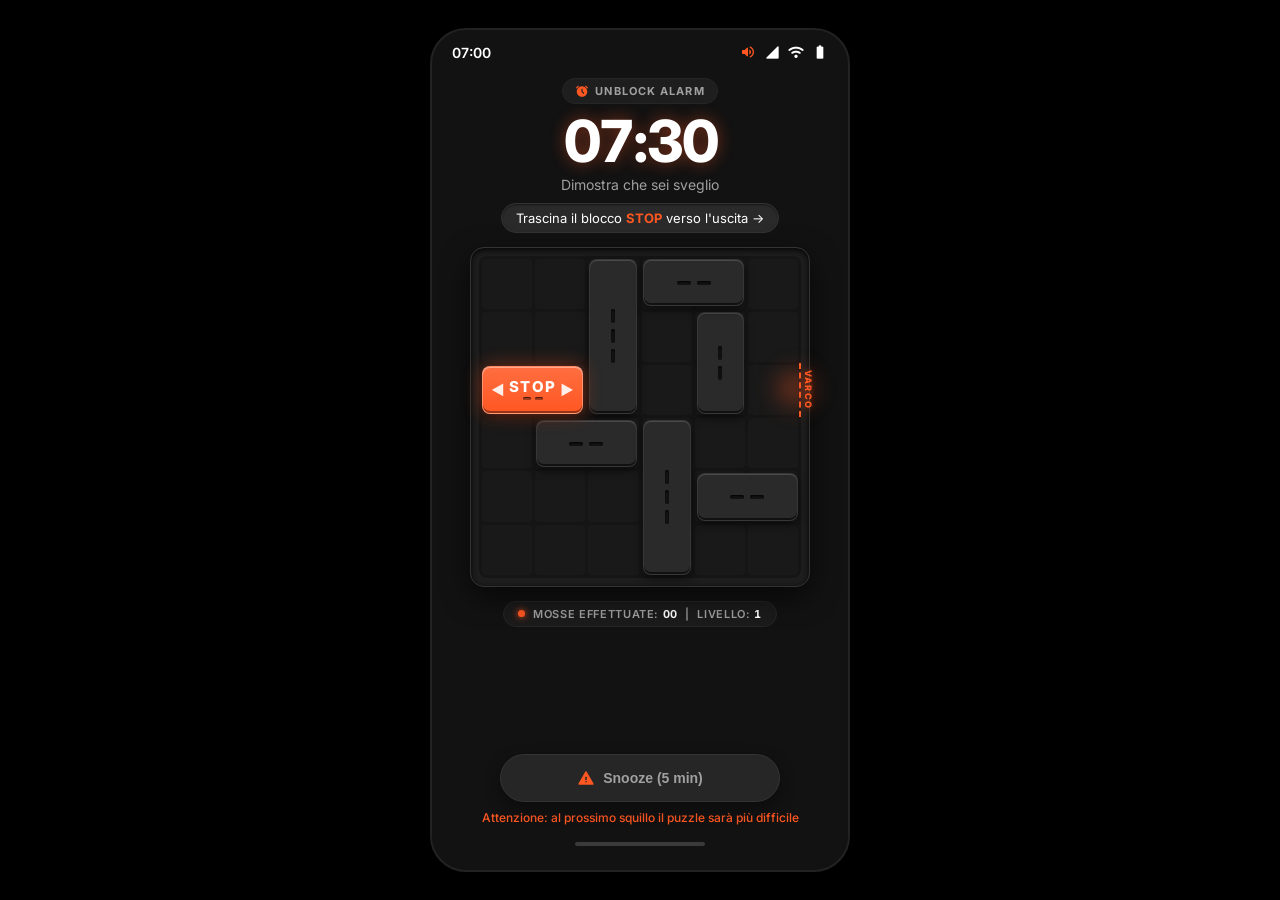
<file: index.html>
<!DOCTYPE html>
<html lang="it">
<head>
  <meta charset="UTF-8" />
  <meta name="viewport" content="width=device-width, initial-scale=1.0, maximum-scale=1.0, user-scalable=no" />
  <title>Unblock Alarm - Sveglia Intelligente</title>

  <!-- Google Fonts: Inter e Material Symbols Rounded -->
  <link rel="preconnect" href="https://fonts.googleapis.com" />
  <link rel="preconnect" href="https://fonts.gstatic.com" crossorigin />
  <link href="https://fonts.googleapis.com/css2?family=Inter:wght@400;600;700;800&display=swap" rel="stylesheet" />
  <link href="https://fonts.googleapis.com/css2?family=Material+Symbols+Rounded:opsz,wght,FILL,GRAD@20..48,100..700,0..1,-50..200" rel="stylesheet" />

  <!-- Foglio di stile esterno -->
  <link rel="stylesheet" href="style.css" />
</head>
<body>

  <!-- =========================================================
       STRUTTURA SEMANTICA PRINCIPALE (MOBILE-FIRST VIEWPORT)
       ========================================================= -->
  <div class="app-viewport">

    <!-- Barra di stato superiore (simulazione nativa) -->
    <header class="status-bar">
      <span>07:00</span>
      <div class="status-icons">
        <!-- Controllo audio semantico con label e input -->
        <label class="sound-toggle-label" title="Attiva/Disattiva audio sveglia" for="sound-switch">
          <input type="checkbox" id="sound-switch" checked />
          <span class="material-symbols-rounded sound-icon" id="sound-icon-display">volume_up</span>
        </label>
        <span class="material-symbols-rounded">signal_cellular_4_bar</span>
        <span class="material-symbols-rounded">wifi</span>
        <span class="material-symbols-rounded">battery_full</span>
      </div>
    </header>

    <main style="display: flex; flex-direction: column; flex: 1;">

      <!-- Sezione orologio e stato della sveglia -->
      <section class="alarm-header">
        <div class="badge-alarm">
          <span class="material-symbols-rounded">alarm</span>
          <span>UNBLOCK ALARM</span>
        </div>

        <!-- Orario con pulsazione continua che simula lo squillo attivo -->
        <h1 class="alarm-time alarm-ringing" id="alarm-clock">07:30</h1>

        <p class="alarm-subtitle">Dimostra che sei sveglio</p>

        <div class="instruction-pill">
          Trascina il blocco <span class="accent">STOP</span> verso l'uscita →
        </div>
      </section>

      <!-- Vassoio meccanico con puzzle 6x6 -->
      <section class="puzzle-section" aria-label="Puzzle della sveglia">
        <div class="tray-wrapper">

          <!-- Alone luminoso che segnala il varco -->
          <div class="exit-glow-beacon"></div>

          <!-- Struttura vassoio e scacchiera -->
          <div class="puzzle-tray">
            <div class="puzzle-board" id="puzzle-board">

              <!-- Texture di sfondo a celle per effetto griglia -->
              <div class="grid-slots-bg">
                <div class="slot-cell"></div><div class="slot-cell"></div><div class="slot-cell"></div><div class="slot-cell"></div><div class="slot-cell"></div><div class="slot-cell"></div>
                <div class="slot-cell"></div><div class="slot-cell"></div><div class="slot-cell"></div><div class="slot-cell"></div><div class="slot-cell"></div><div class="slot-cell"></div>
                <div class="slot-cell"></div><div class="slot-cell"></div><div class="slot-cell"></div><div class="slot-cell"></div><div class="slot-cell"></div><div class="slot-cell"></div>
                <div class="slot-cell"></div><div class="slot-cell"></div><div class="slot-cell"></div><div class="slot-cell"></div><div class="slot-cell"></div><div class="slot-cell"></div>
                <div class="slot-cell"></div><div class="slot-cell"></div><div class="slot-cell"></div><div class="slot-cell"></div><div class="slot-cell"></div><div class="slot-cell"></div>
                <div class="slot-cell"></div><div class="slot-cell"></div><div class="slot-cell"></div><div class="slot-cell"></div><div class="slot-cell"></div><div class="slot-cell"></div>
              </div>

              <!-- I blocchi verranno renderizzati dinamicamente dal JavaScript -->

              <!-- Indicatore del Varco d'uscita sulla riga 2 a destra -->
              <div class="exit-marker">
                <div class="exit-gate-border"></div>
                <span class="exit-label">VARCO</span>
              </div>

            </div>
          </div>

        </div>

        <!-- Telemetria mosse e livello -->
        <div class="telemetry-row">
          <div class="telemetry-pill">
            <span class="pulse-dot"></span>
            <span>MOSSE EFFETTUATE: <span class="stat-number" id="moves-counter">00</span> &nbsp;|&nbsp; LIVELLO: <span class="stat-number" id="level-counter">1</span></span>
          </div>
        </div>
      </section>

      <!-- Zona inferiore: pulsante Snooze e avviso punitivo -->
      <section class="bottom-zone">
        <button class="btn-snooze" id="snooze-button" type="button">
          <span class="material-symbols-rounded">warning</span>
          <span>Snooze (5 min)</span>
        </button>

        <p class="penalty-warning">
          Attenzione: al prossimo squillo il puzzle sarà più difficile
        </p>

        <!-- Barra Home indicatrice iOS -->
        <div class="home-indicator"></div>
      </section>

    </main>

    <!-- Schermata di vittoria mostrata al completamento -->
    <div class="victory-overlay" id="victory-screen">
      <div class="victory-icon-wrap">
        <span class="material-symbols-rounded">alarm_off</span>
      </div>
      <h2 class="victory-title">Sveglia disattivata!<br>Buongiorno</h2>
      <p class="victory-text" id="victory-summary">
        Complimenti, hai liberato il varco e attivato i tuoi riflessi per iniziare la giornata al meglio!
      </p>
      <button class="btn-restart" id="restart-button" type="button">
        Reimposta Sveglia
      </button>
    </div>

  </div>

  <!-- Script logico esterno -->
  <script src="script.js"></script>
</body>
</html>
</file>
<file: style.css>
/* =========================================================
   1. VARIABILI CSS E DESIGN TOKENS
   ========================================================= */
:root {
  /* Colori di sfondo e superfici scure */
  --color-bg: #121212;
  --color-tray: #1E1E1E;
  --color-slot: #151515;
  --color-surface-high: #2A2A2A;
  --color-surface-low: #1C1B1B;
  --color-border: #333333;
  --color-border-subtle: #262626;

  /* Colori di accento: arancione vibrante STOP */
  --color-orange: #FF5722;
  --color-orange-glow: rgba(255, 87, 34, 0.45);
  --color-text-primary: #FFFFFF;
  --color-text-secondary: #A0A0A0;
  --color-notch: rgba(10, 10, 10, 0.7);

  /* Raggi di curvatura per finiture fisiche */
  --radius-sm: 4px;
  --radius-md: 8px;
  --radius-lg: 14px;
  --radius-pill: 9999px;

  /* Tipografia */
  --font-main: 'Inter', -apple-system, BlinkMacSystemFont, sans-serif;
}

/* =========================================================
   2. RESET E LAYOUT MOBILE-FIRST
   ========================================================= */
* {
  box-sizing: border-box;
  margin: 0;
  padding: 0;
  -webkit-tap-highlight-color: transparent;
  user-select: none;
}

body {
  background-color: #000000;
  color: var(--color-text-primary);
  font-family: var(--font-main);
  min-height: 100vh;
  display: flex;
  justify-content: center;
  align-items: center;
  overflow-x: hidden;
}

/* Contenitore mobile-first (centrato max 420px su schermi grandi) */
.app-viewport {
  width: 100%;
  max-width: 420px;
  min-height: 100vh;
  background-color: var(--color-bg);
  display: flex;
  flex-direction: column;
  position: relative;
  box-shadow: 0 0 40px rgba(0, 0, 0, 0.85);
  overflow: hidden;
}

@media (min-width: 421px) {
  .app-viewport {
    min-height: 844px;
    height: 844px;
    border-radius: 36px;
    border: 2px solid #222222;
  }
}

/* Stile base icone Material Symbols Rounded */
.material-symbols-rounded {
  font-family: 'Material Symbols Rounded';
  font-weight: normal;
  font-style: normal;
  font-size: 20px;
  line-height: 1;
  display: inline-block;
  vertical-align: middle;
  font-variation-settings: 'FILL' 1, 'wght' 400, 'GRAD' 0, 'opsz' 24;
}

/* =========================================================
   3. HEADER E BARRA DI STATO
   ========================================================= */
.status-bar {
  height: 44px;
  padding: 0 20px;
  display: flex;
  align-items: center;
  justify-content: space-between;
  font-size: 14px;
  font-weight: 600;
  color: var(--color-text-primary);
}

.status-icons {
  display: flex;
  align-items: center;
  gap: 8px;
  color: var(--color-text-primary);
}

.status-icons .material-symbols-rounded {
  font-size: 16px;
}

/* Controllo audio semantico con label e input */
.sound-toggle-label {
  display: inline-flex;
  align-items: center;
  cursor: pointer;
}

.sound-toggle-label input {
  position: absolute;
  opacity: 0;
  width: 0;
  height: 0;
  pointer-events: none;
}

.sound-icon {
  color: var(--color-orange);
  font-size: 16px;
  transition: color 0.2s ease;
}

.sound-toggle-label input:not(:checked) + .sound-icon {
  color: var(--color-text-secondary);
  opacity: 0.5;
}

/* =========================================================
   4. SEZIONE SVEGLIA E DISPLAY ORA (ANIMAZIONE SVEGLIA)
   ========================================================= */
.alarm-header {
  padding: 4px 20px 10px 20px;
  display: flex;
  flex-direction: column;
  align-items: center;
  text-align: center;
}

/* Badge a pillola UNBLOCK ALARM */
.badge-alarm {
  display: inline-flex;
  align-items: center;
  gap: 6px;
  background-color: var(--color-tray);
  padding: 5px 12px;
  border-radius: var(--radius-pill);
  border: 1px solid var(--color-border-subtle);
  font-size: 11px;
  font-weight: 700;
  letter-spacing: 0.1em;
  color: var(--color-text-secondary);
  text-transform: uppercase;
}

.badge-alarm .material-symbols-rounded {
  font-size: 14px;
  color: var(--color-orange);
}

/* Orario gigante a larghezza fissa */
.alarm-time {
  font-size: 58px;
  font-weight: 800;
  line-height: 1.1;
  margin-top: 6px;
  letter-spacing: -0.04em;
  font-variant-numeric: tabular-nums;
  color: var(--color-text-primary);
  text-shadow: 0 0 16px var(--color-orange-glow);
}

/* Animazione continua di vibrazione/squillo */
.alarm-ringing {
  animation: ringingPulse 1.2s infinite ease-in-out;
}

@keyframes ringingPulse {
  0%, 100% {
    transform: scale(1) rotate(0deg);
    text-shadow: 0 0 16px var(--color-orange-glow);
  }
  20% {
    transform: scale(1.025) rotate(-1.5deg);
    text-shadow: 0 0 24px rgba(255, 87, 34, 0.7);
  }
  40% {
    transform: scale(0.985) rotate(1.5deg);
  }
  60% {
    transform: scale(1.025) rotate(-1.5deg);
    text-shadow: 0 0 24px rgba(255, 87, 34, 0.7);
  }
  80% {
    transform: scale(0.985) rotate(1.5deg);
  }
}

.alarm-subtitle {
  font-size: 14px;
  color: var(--color-text-secondary);
  margin-top: 2px;
  font-weight: 400;
}

.instruction-pill {
  margin-top: 10px;
  background-color: var(--color-surface-high);
  padding: 6px 14px;
  border-radius: var(--radius-pill);
  font-size: 13px;
  color: var(--color-text-primary);
  border: 1px solid var(--color-border);
  box-shadow: inset 0 1px 2px rgba(0, 0, 0, 0.5);
}

.instruction-pill .accent {
  color: var(--color-orange);
  font-weight: 700;
}

/* =========================================================
   5. VASSOIO MECCANICO E GRIGLIA PUZZLE 6x6
   ========================================================= */
.puzzle-section {
  width: 100%;
  padding: 4px 20px;
  display: flex;
  flex-direction: column;
  align-items: center;
  position: relative;
}

.tray-wrapper {
  position: relative;
  width: 100%;
  max-width: 340px;
  aspect-ratio: 1 / 1;
}

/* Alone luminoso guida posizionato sul varco */
.exit-glow-beacon {
  position: absolute;
  right: -10px;
  top: 33.333%;
  width: 50px;
  height: 16.666%;
  background: radial-gradient(circle, var(--color-orange-glow) 0%, transparent 70%);
  pointer-events: none;
  z-index: 1;
  filter: blur(10px);
}

/* Cornice vassoio con ombreggiatura interna skeuomorfica */
.puzzle-tray {
  position: absolute;
  inset: 0;
  background-color: var(--color-tray);
  border-radius: var(--radius-lg);
  border: 1px solid var(--color-border);
  box-shadow: inset 0 2px 6px rgba(0, 0, 0, 0.9), 0 10px 28px rgba(0, 0, 0, 0.6);
  padding: 8px;
}

/* Piano di scorrimento coordinate 6x6 */
.puzzle-board {
  position: relative;
  width: 100%;
  height: 100%;
  background-color: var(--color-slot);
  border-radius: var(--radius-md);
  overflow: visible;
  touch-action: none;
}

/* Texture a celle vuote di sfondo */
.grid-slots-bg {
  position: absolute;
  inset: 0;
  display: grid;
  grid-template-columns: repeat(6, 1fr);
  grid-template-rows: repeat(6, 1fr);
  gap: 3px;
  padding: 3px;
  pointer-events: none;
  opacity: 0.25;
}

.slot-cell {
  background-color: #262626;
  border-radius: var(--radius-sm);
}

/* Apertura tratteggiata VARCO sulla riga 2 a destra */
.exit-marker {
  position: absolute;
  right: -18px;
  top: 33.333%;
  height: 16.666%;
  width: 20px;
  display: flex;
  align-items: center;
  justify-content: center;
  pointer-events: none;
  z-index: 5;
}

.exit-gate-border {
  position: absolute;
  left: 0;
  top: 0;
  bottom: 0;
  width: 2px;
  border-right: 2px dashed var(--color-orange);
}

.exit-label {
  transform: rotate(90deg);
  font-size: 9px;
  font-weight: 800;
  letter-spacing: 0.14em;
  color: var(--color-orange);
  white-space: nowrap;
  text-shadow: 0 0 6px var(--color-orange-glow);
}

/* =========================================================
   6. BLOCCHI DI GIOCO (OSTACCOLI E TARGET STOP)
   ========================================================= */
.puzzle-block {
  position: absolute;
  padding: 3px;
  cursor: grab;
  touch-action: none;
  user-select: none;
  transition: transform 0.15s cubic-bezier(0.2, 0, 0, 1);
  z-index: 10;
}

.puzzle-block.is-dragging {
  cursor: grabbing;
  transition: none;
  z-index: 30;
}

.block-surface {
  width: 100%;
  height: 100%;
  border-radius: var(--radius-md);
  display: flex;
  align-items: center;
  justify-content: center;
  position: relative;
}

/* Blocchi ostacolo ordinari */
.obstacle-block .block-surface {
  background-color: var(--color-surface-high);
  border: 1px solid rgba(255, 255, 255, 0.06);
  box-shadow:
    inset 0 1px 0 rgba(255, 255, 255, 0.15),
    inset 0 -2px 0 rgba(0, 0, 0, 0.6),
    0 4px 8px rgba(0, 0, 0, 0.5);
}

/* Scanalature tattili (grip notches) */
.grip-notches-h {
  display: flex;
  gap: 6px;
}

.grip-notches-v {
  display: flex;
  flex-direction: column;
  gap: 6px;
}

.notch-h {
  width: 14px;
  height: 4px;
  background-color: var(--color-notch);
  border-radius: var(--radius-pill);
  box-shadow: inset 0 1px 2px rgba(0, 0, 0, 0.9);
}

.notch-v {
  width: 4px;
  height: 14px;
  background-color: var(--color-notch);
  border-radius: var(--radius-pill);
  box-shadow: inset 0 1px 2px rgba(0, 0, 0, 0.9);
}

/* Blocco speciale arancione STOP */
.target-block {
  z-index: 20;
}

.target-block .block-surface {
  background: linear-gradient(180deg, #FF6E40 0%, #FF5722 100%);
  border: 1px solid rgba(255, 255, 255, 0.3);
  box-shadow:
    0 0 18px var(--color-orange-glow),
    inset 0 1px 0 rgba(255, 255, 255, 0.4),
    inset 0 -2px 0 rgba(0, 0, 0, 0.4),
    0 4px 10px rgba(0, 0, 0, 0.5);
}

.target-block.is-dragging .block-surface {
  box-shadow:
    0 0 28px rgba(255, 87, 34, 0.8),
    inset 0 1px 0 rgba(255, 255, 255, 0.5),
    0 8px 16px rgba(0, 0, 0, 0.6);
  transform: scale(1.02);
}

.target-content {
  display: flex;
  align-items: center;
  justify-content: space-between;
  width: 100%;
  padding: 0 8px;
  color: #FFFFFF;
}

.target-title-wrap {
  display: flex;
  flex-direction: column;
  align-items: center;
}

.target-text {
  font-size: 15px;
  font-weight: 800;
  letter-spacing: 0.1em;
  line-height: 1;
}

.target-arrow {
  font-size: 14px;
  opacity: 0.9;
  font-weight: 900;
}

.target-notches {
  display: flex;
  gap: 4px;
  margin-top: 3px;
}

.target-notch {
  width: 8px;
  height: 3px;
  background-color: rgba(0, 0, 0, 0.35);
  border-radius: var(--radius-pill);
  box-shadow: inset 0 1px 1px rgba(0, 0, 0, 0.6);
}

/* =========================================================
   7. TELEMETRIA E STATISTICHE
   ========================================================= */
.telemetry-row {
  margin-top: 14px;
  display: flex;
  justify-content: center;
}

.telemetry-pill {
  display: inline-flex;
  align-items: center;
  gap: 8px;
  background-color: var(--color-surface-low);
  padding: 5px 14px;
  border-radius: var(--radius-pill);
  border: 1px solid var(--color-border-subtle);
  font-size: 11px;
  font-weight: 600;
  letter-spacing: 0.06em;
  color: var(--color-text-secondary);
}

.pulse-dot {
  width: 7px;
  height: 7px;
  border-radius: 50%;
  background-color: var(--color-orange);
  box-shadow: 0 0 6px var(--color-orange);
  animation: dotPulse 1.4s infinite;
}

@keyframes dotPulse {
  0%, 100% { transform: scale(1); opacity: 1; }
  50% { transform: scale(1.4); opacity: 0.5; }
}

.stat-number {
  color: var(--color-text-primary);
  font-variant-numeric: tabular-nums;
  font-weight: 700;
}

/* =========================================================
   8. ZONA INFERIORE: SNOOZE E AVVISO PUNITIVO
   ========================================================= */
.bottom-zone {
  margin-top: auto;
  padding: 10px 20px 24px 20px;
  display: flex;
  flex-direction: column;
  align-items: center;
  gap: 8px;
}

/* Bottone a pillola Snooze */
.btn-snooze {
  width: 100%;
  max-width: 280px;
  height: 48px;
  border-radius: var(--radius-pill);
  background-color: rgba(42, 42, 42, 0.9);
  border: 1px solid var(--color-border);
  backdrop-filter: blur(12px);
  -webkit-backdrop-filter: blur(12px);
  color: var(--color-text-secondary);
  font-size: 14px;
  font-weight: 600;
  display: flex;
  align-items: center;
  justify-content: center;
  gap: 8px;
  cursor: pointer;
  box-shadow: 0 6px 16px rgba(0, 0, 0, 0.4);
  transition: all 0.15s ease;
}

.btn-snooze:hover {
  background-color: #333333;
  color: var(--color-text-primary);
}

.btn-snooze:active {
  transform: scale(0.97);
}

.btn-snooze .material-symbols-rounded {
  color: var(--color-orange);
  font-size: 18px;
}

.penalty-warning {
  font-size: 12px;
  color: var(--color-orange);
  font-weight: 500;
  text-align: center;
  max-width: 320px;
  line-height: 1.3;
}

.home-indicator {
  width: 130px;
  height: 4px;
  background-color: #3A3A3A;
  border-radius: var(--radius-pill);
  margin-top: 8px;
}

/* =========================================================
   9. SCHERMATA DI VITTORIA (SVEGLIA DISATTIVATA)
   ========================================================= */
.victory-overlay {
  position: absolute;
  inset: 0;
  background-color: rgba(18, 18, 18, 0.96);
  backdrop-filter: blur(16px);
  -webkit-backdrop-filter: blur(16px);
  display: flex;
  flex-direction: column;
  align-items: center;
  justify-content: center;
  text-align: center;
  padding: 30px;
  z-index: 100;
  opacity: 0;
  pointer-events: none;
  transition: opacity 0.4s ease;
}

.victory-overlay.is-active {
  opacity: 1;
  pointer-events: auto;
}

.victory-icon-wrap {
  width: 88px;
  height: 88px;
  border-radius: 50%;
  background: radial-gradient(circle, rgba(255, 87, 34, 0.2) 0%, transparent 70%);
  border: 2px solid var(--color-orange);
  display: flex;
  align-items: center;
  justify-content: center;
  box-shadow: 0 0 30px var(--color-orange-glow);
  margin-bottom: 20px;
}

.victory-icon-wrap .material-symbols-rounded {
  font-size: 48px;
  color: var(--color-orange);
}

.victory-title {
  font-size: 26px;
  font-weight: 800;
  line-height: 1.2;
  color: var(--color-text-primary);
  margin-bottom: 8px;
}

.victory-text {
  font-size: 15px;
  color: var(--color-text-secondary);
  max-width: 280px;
  margin-bottom: 24px;
  line-height: 1.4;
}

.btn-restart {
  padding: 12px 28px;
  border-radius: var(--radius-pill);
  background-color: var(--color-orange);
  color: #FFFFFF;
  font-size: 14px;
  font-weight: 700;
  border: none;
  cursor: pointer;
  box-shadow: 0 4px 14px var(--color-orange-glow);
  transition: transform 0.15s ease;
}

.btn-restart:hover {
  transform: scale(1.04);
}

.btn-restart:active {
  transform: scale(0.97);
}
</file>
